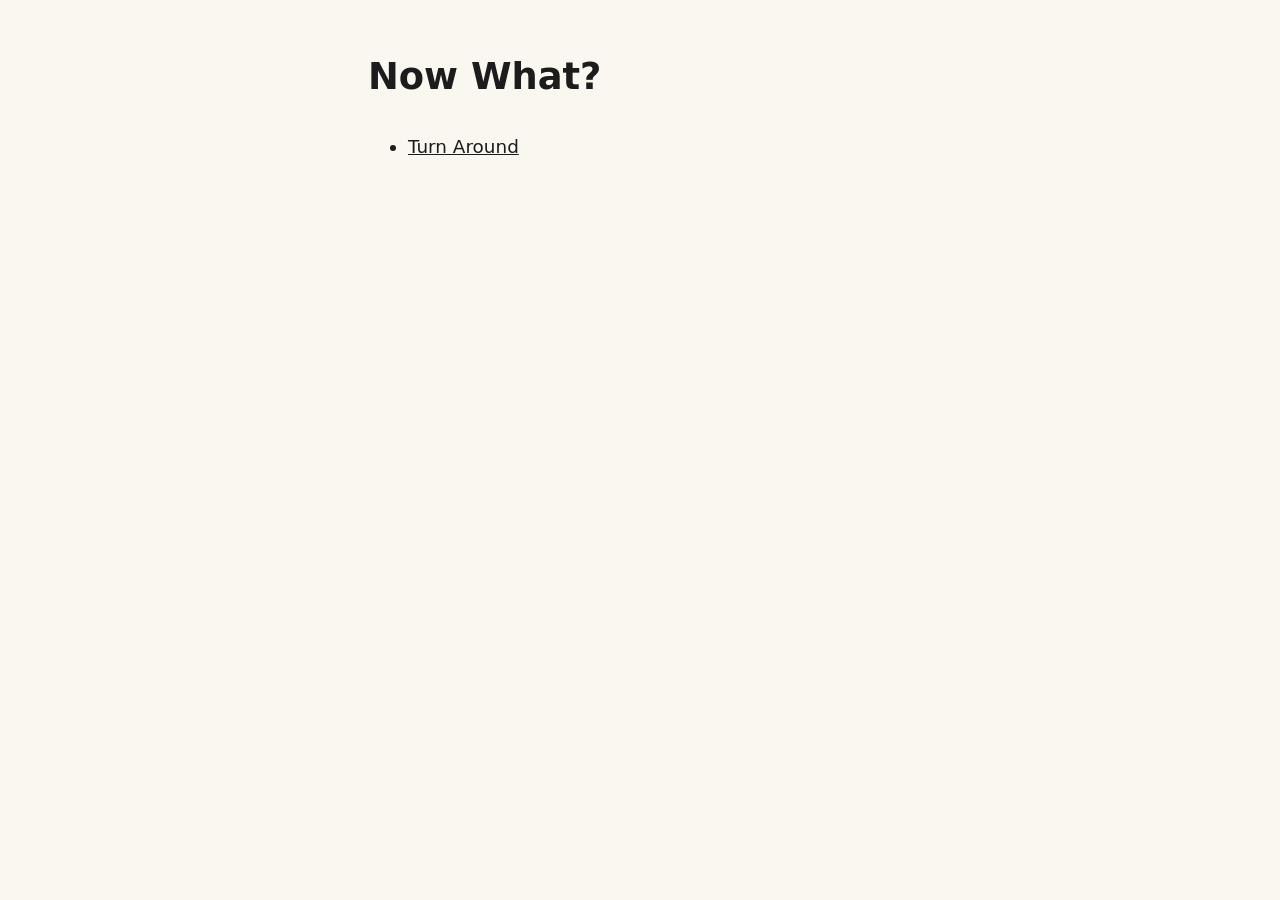
<file: index.html>
<!doctype html>
<html lang="en"><head><meta charset="utf-8"><meta name="viewport" content="width=device-width, initial-scale=1"><meta http-equiv="Content-Security-Policy" content="default-src 'none'; style-src 'unsafe-inline'"><title>Now What?</title><style>body{font:1.15rem/1.6 system-ui,sans-serif;max-width:34rem;margin:3rem auto;padding:0 1.25rem;color:#1c1c1c;background:#faf7f0}a{color:#1c1c1c}li{margin:.6rem 0}</style></head><body><main><h1>Now What?</h1><ul><li><a href="turn-around/">Turn Around</a></li></ul></main></body></html>
</file>
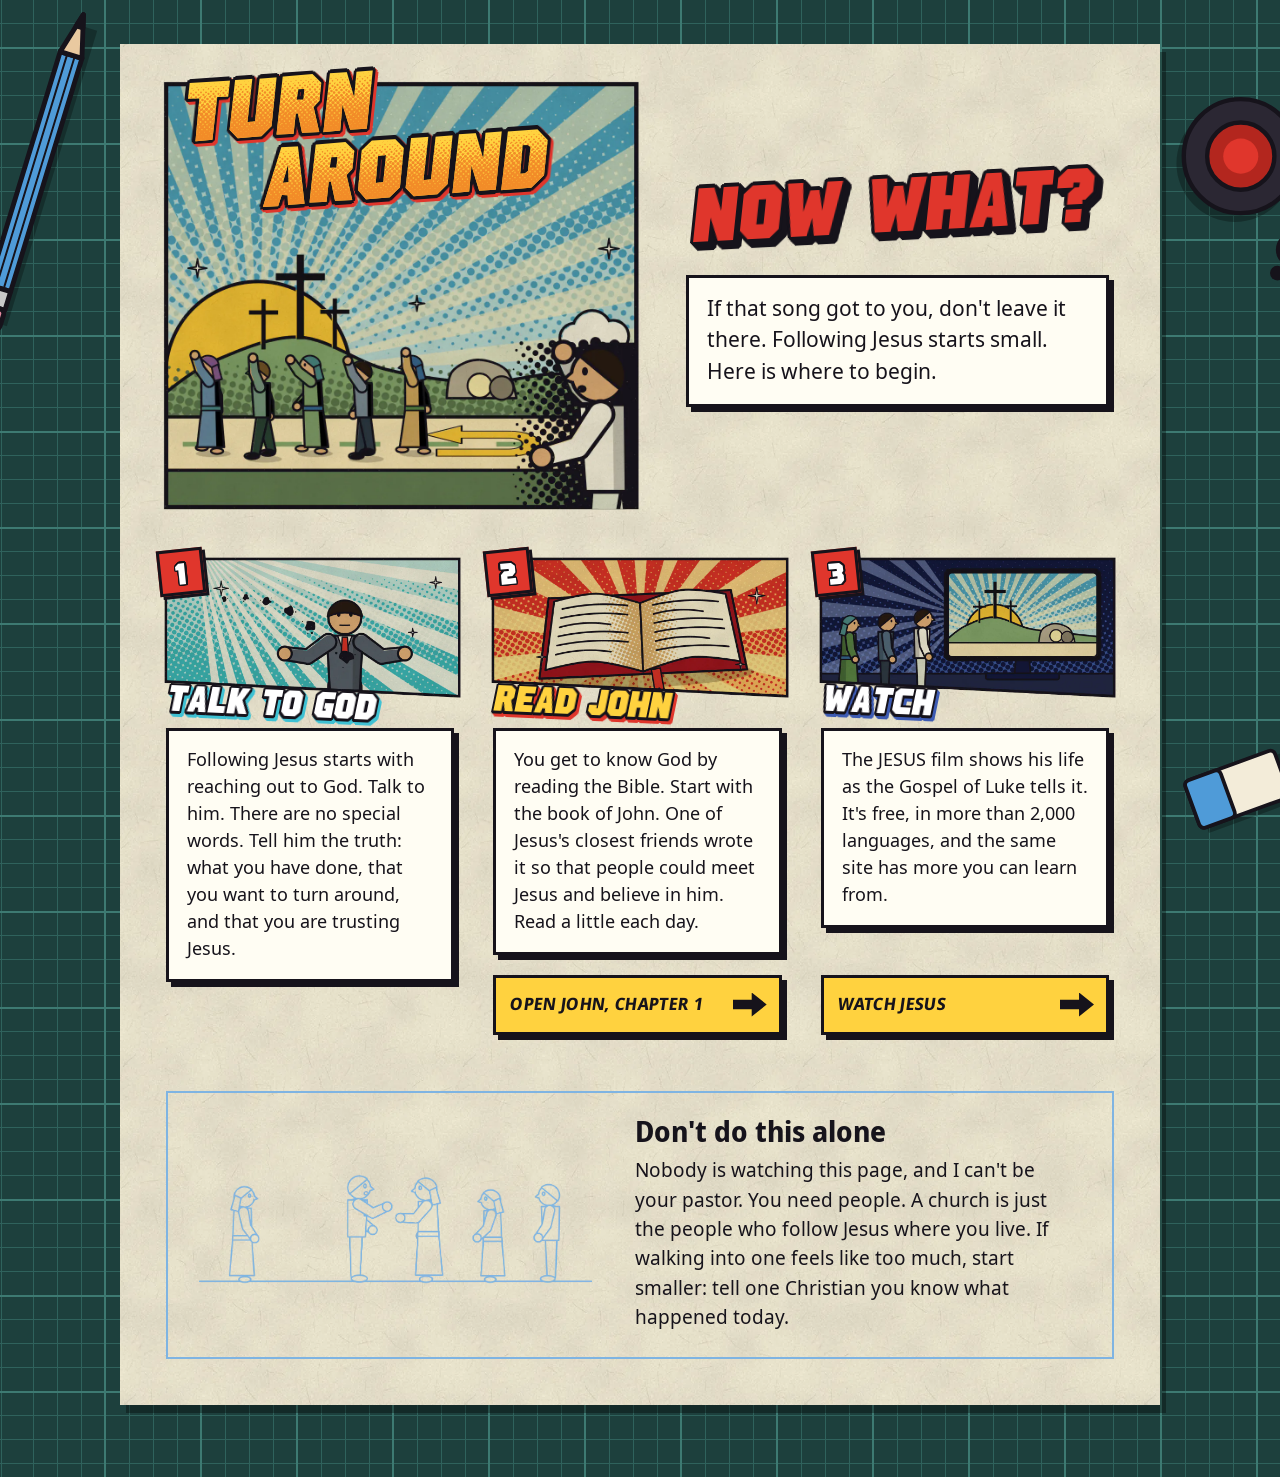
<file: turn-around/index.html>
<!doctype html>
<html lang="en">
<head>
<meta http-equiv="Content-Security-Policy" content="default-src &#x27;none&#x27;; script-src &#x27;self&#x27;; style-src &#x27;self&#x27; &#x27;unsafe-inline&#x27;; img-src &#x27;self&#x27; data:; font-src &#x27;self&#x27;; connect-src &#x27;none&#x27;; form-action &#x27;none&#x27;; base-uri &#x27;none&#x27;">
<meta name="referrer" content="no-referrer">
<meta charset="utf-8">
<meta name="viewport" content="width=device-width, initial-scale=1">
<title>Turn Around</title>
<meta name="theme-color" content="#1d403d">
<link rel="icon" href="assets/icon.svg" type="image/svg+xml">
<link rel="preload" href="assets/turn-block.ttf" as="font" type="font/ttf" crossorigin>
<link rel="stylesheet" href="assets/style.css">
<script src="assets/page.js"></script>
</head>
<body>
<div class="tools" aria-hidden="true"><span class="tool tool-pencil"></span><span class="tool tool-ink"></span><span class="tool tool-eraser"></span></div>

<main class="sheet">

  <div class="top">
    <header class="splash panel">
      <div class="art art-splash"><img src="assets/splash.webp" alt="" width="1130" height="986" decoding="async"></div>
      <h1 class="title block" data-text="Turn Around"><span>Turn Around</span></h1>
    </header>

    <section class="opening panel">
      <h2 class="block">Now what?</h2>
      <p class="caption">If that song got to you, don&#x27;t leave it there. Following Jesus starts small. Here is where to begin.</p>
    </section>
  </div>

  <ol class="steps" role="list">
    <li class="step step-pray panel">
      <div class="art art-pray"><img src="assets/pray.webp" alt="" width="1094" height="518" decoding="async"></div>
      <h2 class="block">Talk to God</h2>
      <p class="caption">Following Jesus starts with reaching out to God. Talk to him. There are no special words. Tell him the truth: what you have done, that you want to turn around, and that you are trusting Jesus.</p>
    </li>
    <li class="step step-read panel">
      <div class="art art-read"><img src="assets/read.webp" alt="" width="1094" height="518" decoding="async"></div>
      <h2 class="block">Read John</h2>
      <p class="caption">You get to know God by reading the Bible. Start with the book of John. One of Jesus&#x27;s closest friends wrote it so that people could meet Jesus and believe in him. Read a little each day.</p>
      <a class="button" href="https://www.bible.com/bible/116/JHN.1.NLT" rel="noopener noreferrer"><span>Open John, chapter 1</span></a>
    </li>
    <li class="step step-watch panel">
      <div class="art art-watch"><img src="assets/watch.webp" alt="" width="1094" height="518" decoding="async"></div>
      <h2 class="block">Watch</h2>
      <p class="caption">The JESUS film shows his life as the Gospel of Luke tells it. It&#x27;s free, in more than 2,000 languages, and the same site has more you can learn from.</p>
      <a class="button" href="https://www.jesusfilm.org/watch/jesus.html/english.html" rel="noopener noreferrer"><span>Watch JESUS</span></a>
    </li>
  </ol>

  <section class="people">
    <div class="rough"><img src="assets/people.webp" alt="" width="1079" height="355" decoding="async"></div>
    <div class="word">
      <h2>Don&#x27;t do this alone</h2>
      <p>Nobody is watching this page, and I can&#x27;t be your pastor. You need people. A church is just the people who follow Jesus where you live. If walking into one feels like too much, start smaller: tell one Christian you know what happened today.</p>
    </div>
  </section>

  <footer></footer>

</main>
</body>
</html>
</file>
<file: turn-around/assets/style.css>
/* Turn Around: the next-step page.
   One more page of the film's comic, lying on the same cutting mat: the film's paper, ink, halftone and block lettering. */

@font-face { font-family: "Turn Around Block"; src: url(turn-block.ttf) format("truetype"); font-display: swap; }
@font-face { font-family: "Noto Sans"; font-weight: 400; src: url(noto-sans-regular.woff) format("woff"); font-display: swap; }
@font-face { font-family: "Noto Sans Display"; font-weight: 700; src: url(noto-sans-display-bold.woff) format("woff"); font-display: swap; }

@property --ink-r { syntax: "<length>"; inherits: false; initial-value: 14px; }

:root {
  --ink: #16131b; --paper: #f3ecd9; --box: #fffdf3; --pencil: #7fb4e2;
  --yellow: #ffd23f; --orange: #f28c28; --red: #e0362c; --cyan: #3ec1d3; --blue: #1e6fb8;
  --block: "Turn Around Block", "Noto Sans Display", Impact, "Arial Black", sans-serif;
  --cap: "Noto Sans Display", "Noto Sans", "Segoe UI", Roboto, "Helvetica Neue", Arial, sans-serif;
  --text: "Noto Sans", system-ui, -apple-system, "Segoe UI", Roboto, "Helvetica Neue", Arial, sans-serif;
}

*, *::before, *::after { box-sizing: border-box; }
html { -webkit-text-size-adjust: 100%; text-size-adjust: 100%; }

/* the green cutting mat with its ruled grid */
body {
  position: relative; margin: 0; padding: 12px 10px 30px; color: var(--ink); font: 400 18px/1.5 var(--text);
  background-color: #1d403d;
  background-image:
    repeating-linear-gradient(0deg, transparent 0 94px, #3d7a72 94px 96px),
    repeating-linear-gradient(90deg, transparent 0 94px, #3d7a72 94px 96px),
    repeating-linear-gradient(0deg, transparent 0 23px, #2f625c 23px 24px),
    repeating-linear-gradient(90deg, transparent 0 23px, #2f625c 23px 24px);
  background-position: 10px 10px;
}

/* the sheet of paper */
.sheet {
  position: relative; z-index: 1; display: block; max-width: 560px; margin: 0 auto; padding: 14px 14px 24px;
  background: var(--paper) url(paper.webp) 0 0 / 340px 340px;
  box-shadow: 6px 8px 0 rgba(0, 0, 0, .35);
}

/* ---- inked panels (pictures rendered with the film's drawing code; each carries its own frame) */
.art { position: relative; height: 0; }
.art img, .art::before { position: absolute; display: block; max-width: none; }
.art-splash { padding-top: 90%; }
.art-splash img, .art-splash::before { left: -.667%; top: -.741%; width: 104.667%; height: 101.481%; }
.step .art { padding-top: 46.667%; }
.step .art img, .step .art::before { left: -.667%; top: -1.429%; width: 101.333%; height: 102.857%; }

/* ---- block lettering: the film's own alphabet, with its ink outline and solid drop */
.block { margin: 0; font-family: var(--block); font-weight: 400; font-synthesis: none; letter-spacing: 0; color: var(--fill); }
.opening h2, .step h2, .step::before, .title::before {
  text-shadow:
    calc(var(--o) * 1.000) calc(var(--o) * 0.000) 0 var(--ink),
    calc(var(--o) * 0.924) calc(var(--o) * 0.383) 0 var(--ink),
    calc(var(--o) * 0.707) calc(var(--o) * 0.707) 0 var(--ink),
    calc(var(--o) * 0.383) calc(var(--o) * 0.924) 0 var(--ink),
    calc(var(--o) * 0.000) calc(var(--o) * 1.000) 0 var(--ink),
    calc(var(--o) * -0.383) calc(var(--o) * 0.924) 0 var(--ink),
    calc(var(--o) * -0.707) calc(var(--o) * 0.707) 0 var(--ink),
    calc(var(--o) * -0.924) calc(var(--o) * 0.383) 0 var(--ink),
    calc(var(--o) * -1.000) calc(var(--o) * 0.000) 0 var(--ink),
    calc(var(--o) * -0.924) calc(var(--o) * -0.383) 0 var(--ink),
    calc(var(--o) * -0.707) calc(var(--o) * -0.707) 0 var(--ink),
    calc(var(--o) * -0.383) calc(var(--o) * -0.924) 0 var(--ink),
    calc(var(--o) * -0.000) calc(var(--o) * -1.000) 0 var(--ink),
    calc(var(--o) * 0.383) calc(var(--o) * -0.924) 0 var(--ink),
    calc(var(--o) * 0.707) calc(var(--o) * -0.707) 0 var(--ink),
    calc(var(--o) * 0.924) calc(var(--o) * -0.383) 0 var(--ink);
}
.opening h2, .step h2, .title::before {
  filter: drop-shadow(var(--e) calc(var(--e) * 1.14) 0 var(--ext)) drop-shadow(var(--e) calc(var(--e) * 1.14) 0 var(--ext)) drop-shadow(var(--e) calc(var(--e) * 1.14) 0 var(--ext));
}

/* ---- the splash and the title */
.splash { position: relative; container-type: inline-size; }
.title {
  position: absolute; left: 3%; top: -.6%; width: 94%; padding-left: 1.05em; text-indent: -1.05em;
  font-size: 15vw; font-size: 17.6cqw; line-height: .85;
  transform: rotate(-4deg) skewX(-10deg); transform-origin: 0 50%;
  --o: .042em; --e: .017em; --ext: var(--red);
}
.title::before { content: attr(data-text); position: absolute; z-index: -1; left: 0; top: 0; width: 100%; padding-left: inherit; color: var(--ink); }
.title span { color: var(--yellow); }
@supports ((-webkit-background-clip: text) or (background-clip: text)) {
  .title span {
    color: transparent; -webkit-text-fill-color: transparent;
    background: url(halftone.svg) 0 0 / auto 100% repeat-x, var(--yellow);
    -webkit-background-clip: text; background-clip: text;
    -webkit-box-decoration-break: clone; box-decoration-break: clone;
  }
}

/* ---- the opening */
.opening { position: relative; z-index: 1; margin-top: -13px; }
.opening h2 {
  display: inline-block; margin: 0 0 13px 5px; font-size: 46px; line-height: .9;
  transform: rotate(-3deg) skewX(-9deg); transform-origin: 0 100%;
  --fill: var(--red); --ext: var(--ink); --o: 2.6px; --e: 1.5px;
}

/* caption boxes, as the film letters its captions: a ruled box with a block of ink behind it */
.caption {
  margin: 0 5px 0 0; padding: 12px 15px 14px; background: var(--box); border: 3px solid var(--ink); box-shadow: 5px 5px 0 var(--ink);
  font: 400 18px/1.5 var(--text);
}

/* ---- the three steps */
.steps { display: grid; gap: 36px; margin: 36px 0 0; padding: 0; list-style: none; counter-reset: step; }
.step { position: relative; display: flex; flex-direction: column; min-width: 0; counter-increment: step; }
.step::before {
  content: counter(step); position: absolute; z-index: 2; left: -8px; top: -10px; width: 46px; height: 46px; padding-top: 3px;
  display: flex; align-items: center; justify-content: center;
  background: var(--red); border: 3px solid var(--ink); box-shadow: 3px 3px 0 var(--ink);
  font: 400 30px/1 var(--block); color: #fff; --o: 1.6px; transform: rotate(-6deg);
}
.step h2 {
  position: relative; z-index: 1; align-self: flex-start; margin: -13px 0 11px 5px; font-size: 41px; line-height: .9;
  transform: rotate(2.6deg) skewX(-9deg); transform-origin: 0 0;
  --fill: var(--yellow); --ext: var(--red); --o: 2.3px; --e: 1.3px;
}
.step-pray h2 { --fill: #fff; --ext: var(--cyan); }
.step-watch h2 { --fill: #fff; --ext: #3d5bb3; }

/* the two links: big yellow boxes with the road's arrow */
.button {
  display: flex; align-items: center; justify-content: space-between; min-height: 60px; margin: 18px 5px 0 0; padding: 9px 16px 9px 18px;
  background: var(--yellow); color: var(--ink); border: 3px solid var(--ink); box-shadow: 5px 5px 0 var(--ink);
  font: 700 19px/1.2 var(--cap); letter-spacing: .02em; text-transform: uppercase; text-decoration: none;
  -webkit-tap-highlight-color: transparent; transition: transform .08s, box-shadow .08s, background-color .08s;
}
.button span { display: inline-block; transform: skewX(-8deg); }
.button::after {
  content: ""; flex: none; width: 34px; height: 24px; margin-left: 14px; background: var(--ink);
  -webkit-clip-path: polygon(0 30%, 56% 30%, 56% 0, 100% 50%, 56% 100%, 56% 70%, 0 70%); clip-path: polygon(0 30%, 56% 30%, 56% 0, 100% 50%, 56% 100%, 56% 70%, 0 70%);
}
.button:hover { background: #ffe36e; }
.button:active { transform: translate(3px, 3px); box-shadow: 2px 2px 0 var(--ink); }
.button:focus { outline: 4px solid var(--blue); outline-offset: 4px; }
.button:focus:not(:focus-visible) { outline: none; }
.button:focus-visible { outline: 4px solid var(--blue); outline-offset: 4px; }

/* ---- the closing word: a panel still in blue pencil */
.people { margin: 42px 0 0; padding: 12px 14px 18px; border: 2px solid var(--pencil); }
.rough img { display: block; width: 100%; height: auto; }
.people h2 { margin: 10px 0 8px; font: 700 25px/1.2 var(--cap); }
.people p { margin: 0; font: 400 18px/1.55 var(--text); }

footer { margin: 26px 2px 0; font: 400 15px/1.5 var(--text); color: #3b3742; text-align: center; }
footer:empty { display: none; }

.tools { display: none; }

/* ---- wider screens: the sheet becomes a full comic page, three steps in one tier */
@media (min-width: 600px) {
  body { padding: 28px 20px 48px; }
  .sheet { padding: 22px 22px 32px; }
  .title { font-size: 90px; font-size: 17.6cqw; }
}
@media (min-width: 900px) {
  body { padding: 44px 24px 72px; }
  .sheet { max-width: 1040px; padding: 40px 46px 46px; }
  .top { display: grid; grid-template-columns: minmax(0, 1.1fr) minmax(0, 1fr); gap: 50px; align-items: center; }
  .title { font-size: 82px; font-size: 17.6cqw; }
  .opening { margin-top: 0; }
  .opening h2 { margin: 0 0 22px 4px; font-size: 76px; --o: 3.4px; --e: 2.1px; }
  .caption { padding: 15px 18px 17px; }
  .opening .caption { font-size: 21px; }
  .steps { grid-template-columns: repeat(3, minmax(0, 1fr)); gap: 34px; margin-top: 52px; }
  .step h2 { font-size: 37px; }
  .step .caption { margin-bottom: 20px; }
  .step .button { margin-top: auto; font-size: 17px; padding-left: 14px; padding-right: 12px; }
  .people { display: grid; grid-template-columns: minmax(0, .92fr) minmax(0, 1fr); gap: 34px; align-items: center; margin-top: 56px; padding: 22px 30px 24px 22px; }
  .people h2 { margin-top: 0; font-size: 28px; }
  .people p { font-size: 19px; }
}
@media (min-width: 900px) and (max-width: 1039px) {
  .step h2 { font-size: 31px; }
  .opening h2 { font-size: 62px; }
}
/* the artist's tools on the mat, where there is room beside the sheet */
@media (min-width: 1240px) {
  .tools { display: block; position: absolute; top: 0; right: 0; bottom: 0; left: 0; overflow: hidden; pointer-events: none; }
  .tool { position: absolute; background: center / contain no-repeat; }
  .tool-pencil { left: calc(50% - 770px); top: 150px; width: 340px; height: 41px; background-image: url(pencil.svg); transform: rotate(-73deg); }
  .tool-ink { left: calc(50% + 535px); top: 96px; width: 190px; height: 189px; background-image: url(ink.svg); transform: scaleX(-1); }
  .tool-eraser { left: calc(50% + 548px); top: 760px; width: 108px; height: 63px; background-image: url(eraser.svg); transform: rotate(-20deg); }
}

/* ---- with scripts on: each panel waits as a blue-pencil rough and is inked through growing halftone dots when it
   scrolls into view, the way the film inks its panels. Words are never hidden. */
.js .panel .art::before { content: ""; background: 0 0 / 100% 100% no-repeat; }
.js .panel .art-splash::before { background-image: url(splash-pencil.webp); }
.js .panel .art-pray::before { background-image: url(pray-pencil.webp); }
.js .panel .art-read::before { background-image: url(read-pencil.webp); }
.js .panel .art-watch::before { background-image: url(watch-pencil.webp); }
.js .panel .art img {
  --ink-r: -1px;
  -webkit-mask-image: radial-gradient(circle, #000 var(--ink-r), transparent calc(var(--ink-r) + 1px));
  mask-image: radial-gradient(circle, #000 var(--ink-r), transparent calc(var(--ink-r) + 1px));
  -webkit-mask-size: 16px 16px; mask-size: 16px 16px;
}
.js .panel.in .art img { --ink-r: 14px; transition: --ink-r .55s cubic-bezier(.35, 0, .65, 1); }
.js .panel.in .art::before { opacity: 0; transition: opacity .2s .55s; }
.js .panel.in h2, .js .splash.in .title, .js .step.in::before { animation: slam .34s cubic-bezier(.2, 1.5, .4, 1) backwards; }
.js .step.in h2 { animation-delay: .12s; }
@keyframes slam { from { scale: 1.3; } }

@media (prefers-reduced-motion: reduce) {
  *, *::before, *::after { animation: none !important; transition: none !important; }
}
@media print {
  body { background: none; padding: 0; }
  .sheet { box-shadow: none; }
}
</file>
